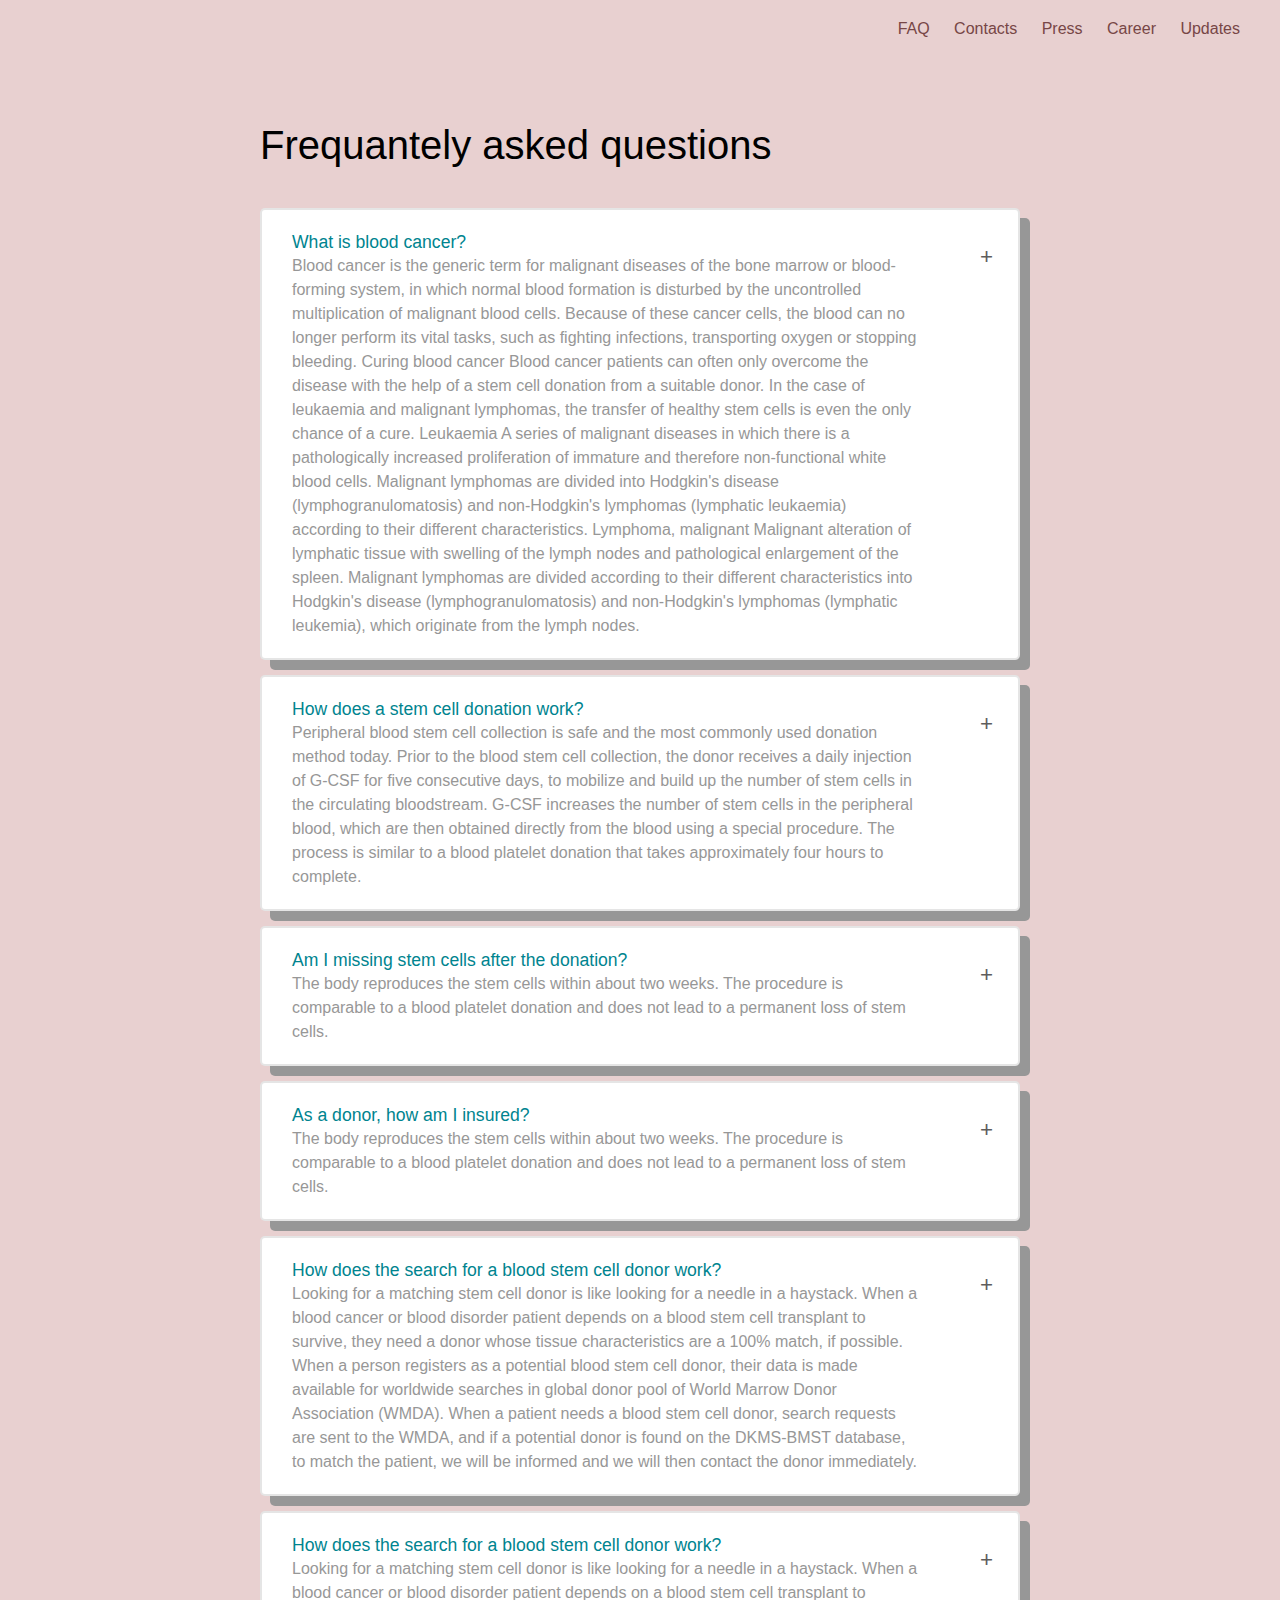
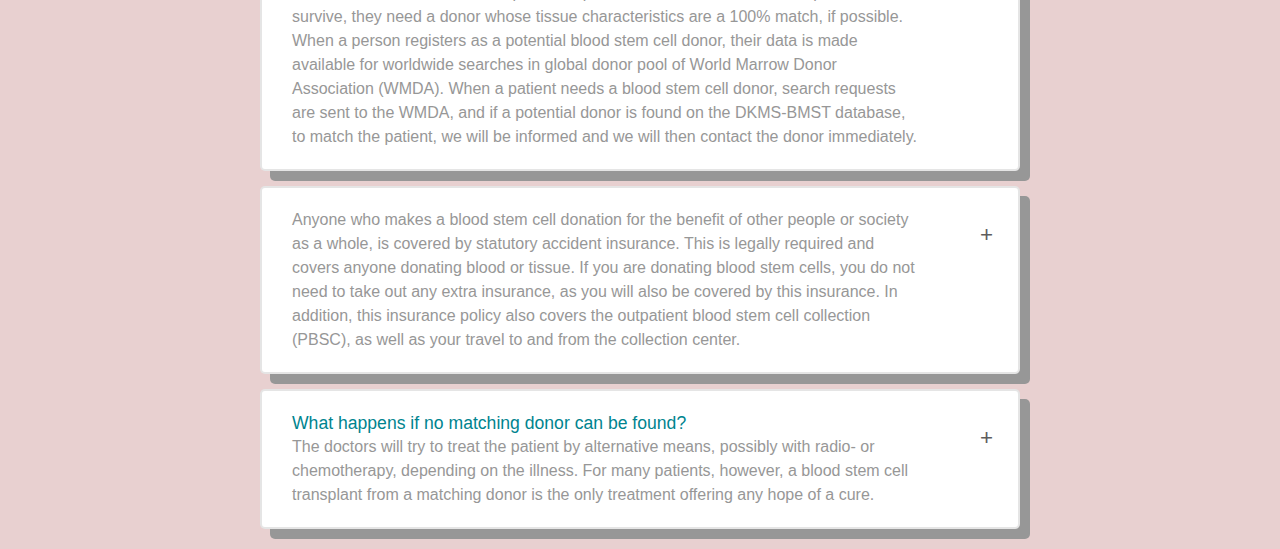
<file: FAQ.html>
<!DOCTYPE html>
<html lang="en" dir="ltr">
  <head>
    <meta charset="utf-8">
    <title>Faq</title>
    <link rel="stylesheet" href="FAQ.css">
  </head>
  <body>
    <div class="navbar">
      
      <nav>
          <ul>
              <li><a href="FAQ.html">FAQ</a></li>
              <li><a href="contact_us.html">Contacts</a></li>
              <li><a href="">Press</a></li>
              <li><a href="">Career</a></li>
              <li><a href="">Updates</a></li>
          </ul>
      </nav>
      </div>
  </div>
  <section>
    <main>
      <h1>Frequantely asked questions</h1>
      <!--FAQ 1-->
      <div class="faq open">
        <div class="faq_text">
          <h2>What is blood cancer?</h2>
          <p>Blood cancer is the generic term for malignant diseases of the bone marrow or blood-forming system, in which normal blood formation is disturbed by the uncontrolled multiplication of malignant blood cells. Because of these cancer cells, the blood can no longer perform its vital tasks, such as fighting infections, transporting oxygen or stopping bleeding.

            Curing blood cancer
            
            Blood cancer patients can often only overcome the disease with the help of a stem cell donation from a suitable donor. In the case of leukaemia and malignant lymphomas, the transfer of healthy stem cells is even the only chance of a cure.
            
            Leukaemia
            
            A series of malignant diseases in which there is a pathologically increased proliferation of immature and therefore non-functional white blood cells. Malignant lymphomas are divided into Hodgkin's disease (lymphogranulomatosis) and non-Hodgkin's lymphomas (lymphatic leukaemia) according to their different characteristics.
            
            Lymphoma, malignant
            
            Malignant alteration of lymphatic tissue with swelling of the lymph nodes and pathological enlargement of the spleen. Malignant lymphomas are divided according to their different characteristics into Hodgkin's disease (lymphogranulomatosis) and non-Hodgkin's lymphomas (lymphatic leukemia), which originate from the lymph nodes.
            
            </p>
            
            <span class="btn">&#43;</span>
        </div>
       
      </div> <!--FAQ 1 END-->
      <!--FAQ 2-->
      <div class="faq">
        <div class="faq_text">
          <h2>How does a stem cell donation work?</h2>
          <p>Peripheral blood stem cell collection is safe and the most commonly used donation method today. Prior to the blood stem cell collection, the donor receives a daily injection of G-CSF for five consecutive days, to mobilize and build up the number of stem cells in the circulating bloodstream. G-CSF increases the number of stem cells in the peripheral blood, which are then obtained directly from the blood using a special procedure. The process is similar to a blood platelet donation that takes approximately four hours to complete.
            
            </p>
            
            <span class="btn">&#43;</span>
        </div>
       
      </div> <!--FAQ 2 END-->

      <!--FAQ 3-->
      <div class="faq">
        <div class="faq_text">
          <h2>Am I missing stem cells after the donation?</h2>
          <p>The body reproduces the stem cells within about two weeks. The procedure is comparable to a blood platelet donation and does not lead to a permanent loss of stem cells.</p>
          
            
            </p>
            
            <span class="btn">&#43;</span>
        </div>
       
      </div> <!--FAQ 3 END-->

      <!--FAQ 3-->
      <div class="faq">
        <div class="faq_text">
          <h2>As a donor, how am I insured?</h2>
          <p>The body reproduces the stem cells within about two weeks. The procedure is comparable to a blood platelet donation and does not lead to a permanent loss of stem cells.</p>

            
            <span class="btn">&#43;</span>
        </div>
       
      </div> <!--FAQ 3 END-->
      <!--FAQ 4-->
      <div class="faq">
        <div class="faq_text">
      <h2>How does the search for a blood stem cell donor work?</h2>
          <p>Looking for a matching stem cell donor is like looking for a needle in a haystack. When a blood cancer or blood disorder patient depends on a blood stem cell transplant to survive, they need a donor whose tissue characteristics are a 100% match, if possible. When a person registers as a potential blood stem cell donor, their data is made available for worldwide searches in global donor pool of World Marrow Donor Association (WMDA). When a patient needs a blood stem cell donor, search requests are sent to the WMDA, and if a potential donor is found on the DKMS-BMST database, to match the patient, we will be informed and we will then contact the donor immediately.
            </p>
            <span class="btn">&#43;</span>
        </div>
       
      </div> <!--FAQ 4 END-->

      <!--FAQ 5-->
      <div class="faq">
        <div class="faq_text">
          <h2>How does the search for a blood stem cell donor work?</h2>
          <p>Looking for a matching stem cell donor is like looking for a needle in a haystack. When a blood cancer or blood disorder patient depends on a blood stem cell transplant to survive, they need a donor whose tissue characteristics are a 100% match, if possible. When a person registers as a potential blood stem cell donor, their data is made available for worldwide searches in global donor pool of World Marrow Donor Association (WMDA). When a patient needs a blood stem cell donor, search requests are sent to the WMDA, and if a potential donor is found on the DKMS-BMST database, to match the patient, we will be informed and we will then contact the donor immediately.
            
            </p>
          <span class="btn">&#43;</span>
        </div>
       
      </div> <!--FAQ 5 END-->

      <!--FAQ 6-->
      <div class="faq">
        <div class="faq_text">
          <h2></h2>
          <p>Anyone who makes a blood stem cell donation for the benefit of other people or society as a whole, is covered by statutory accident insurance. This is legally required and covers anyone donating blood or tissue. If you are donating blood stem cells, you do not need to take out any extra insurance, as you will also be covered by this insurance. In addition, this insurance policy also covers the outpatient blood stem cell collection (PBSC), as well as your travel to and from the collection center.</p>
          <span class="btn">&#43;</span>
        </div>
       
      </div> <!--FAQ 5 END-->

      <!--FAQ 6-->

      <!--FAQ 7-->
      <div class="faq">
        <div class="faq_text">
          <h2>What happens if no matching donor can be found?</h2>
          <p>The doctors will try to treat the patient by alternative means, possibly with radio- or chemotherapy, depending on the illness. For many patients, however, a blood stem cell transplant from a matching donor is the only treatment offering any hope of a cure.</p>
          <span class="btn">&#43;</span>
        </div>
       
      </div> <!--FAQ 5 END-->

      <!--FAQ 7-->

    </main>
  </section>
    
    











</body>



</html>
</file>
<file: FAQ.css>
*{
    box-sizing: border-box;
    font-family: -apple-system, BlinkMacSystemFont, 'Segoe UI', Roboto, Oxygen, Ubuntu, Cantarell, 'Open Sans', 'Helvetica Neue', sans-serif;
    margin: 0;
    padding: 0;
}

body{
    
    height: 100vh;
    width: 100%;
    justify-content: center;
    align-items: center;
    /* background-image: linear-gradient(to right, #71b7e6, #a554c5); */
    
    background-color: #e2c3c3c7;
}

.navbar{
    display: flex;
    align-items: center;
    padding: 20px;


}
li,a{
    text-decoration: none;
    color:#774646;
    
}
li,a:hover{
    
    transition: 0.3s ease 0s;
    color: #00848f;
    
}
nav{
    flex: 1;
    text-align: right;

}
nav ul{
    display: inline-block;
    list-style-type: none;
    text-decoration: none;

}
nav ul li{
    display: inline-block;
    margin-right: 20px;
}

main{
    max-width: 800px;
    margin: 5vh auto;
    padding: 20px;
    
}

h1{
    font-size: 2.5em;
    font-weight: 400;
    margin-bottom: 40px;
    columns: #707070;

}

h2{
    font-size: 1.1em;
    font-weight: 400;
    color: #00848f;

}

.faq{
    padding: 20px 30px;
    border: 2px solid rgba(0, 0, 0, .1);
    box-shadow: 10px 10px;
    border-radius: 5px;
    color: #979797;
    position: relative;
    line-height: 1.5em;
    margin-top: 15px;
    background-color: #fff;

}

.faq .faq_text{
    width: 90%;

}

.btn{
    color: #5e5d5d;
    position: absolute;
    right: 25px;
    top: 35px;
    font-weight: 400;
    font-size: 1.4em;
}

/*hide p tags*/
.faq .open h2{
    color: #00848f;
}
</file>
